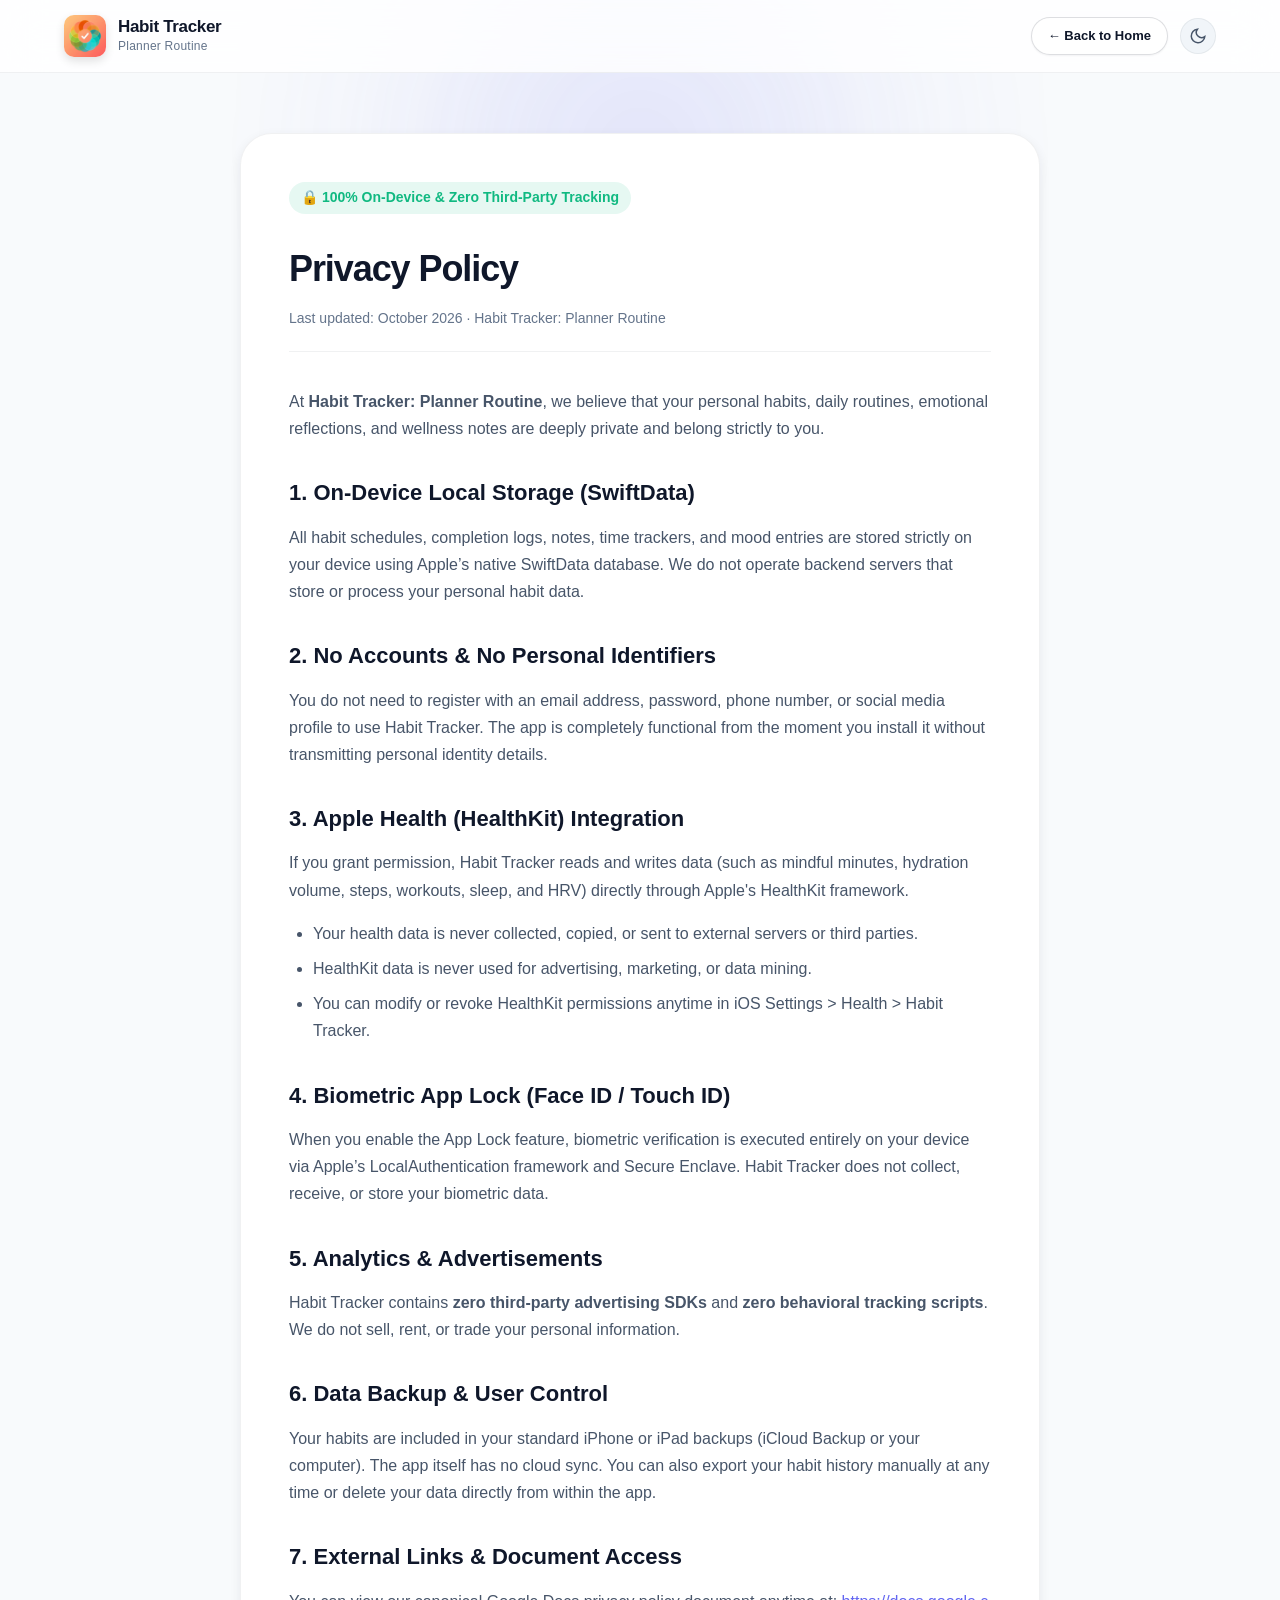
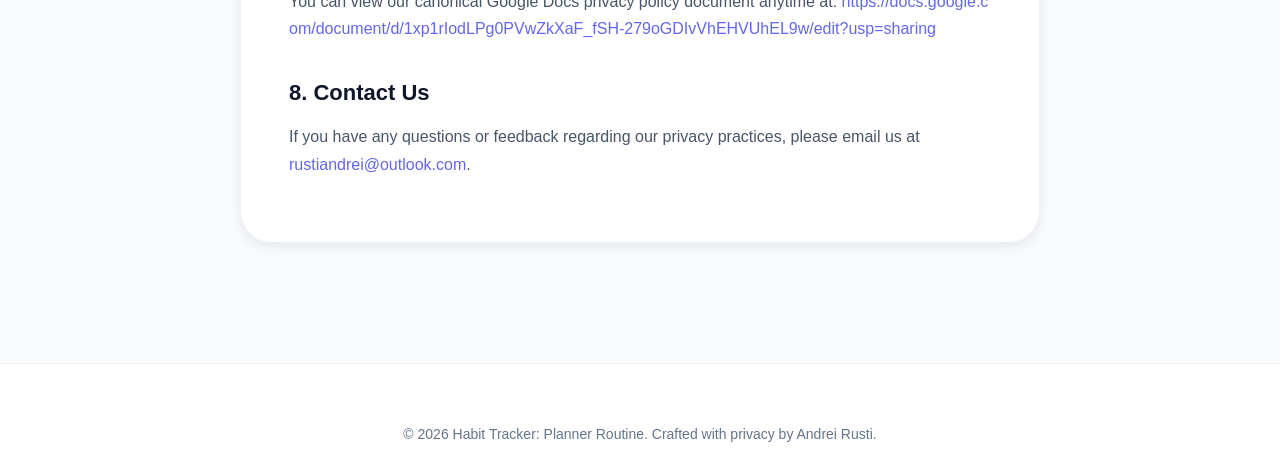
<file: privacy.html>
<!DOCTYPE html>
<html lang="en">
<head>
  <meta charset="UTF-8">
  <meta name="viewport" content="width=device-width, initial-scale=1.0">
  <title>Privacy Policy — Habit Tracker: Planner Routine</title>

  <!-- Prevent Theme Flash (FOUC) -->
  <script>
    (function() {
      try {
        var savedTheme = localStorage.getItem('ht_theme');
        var prefersDark = window.matchMedia && window.matchMedia('(prefers-color-scheme: dark)').matches;
        var theme = savedTheme || (prefersDark ? 'dark' : 'light');
        document.documentElement.setAttribute('data-theme', theme);
        var savedColor = localStorage.getItem('ht_color') || 'indigo';
        document.documentElement.setAttribute('data-theme-color', savedColor);
      } catch (e) {}
    })();
  </script>

  <meta name="description" content="Privacy Policy for Habit Tracker: Planner Routine. 100% on-device data storage, zero analytics, zero third-party tracking.">

  <link rel="icon" type="image/png" sizes="32x32" href="assets/icons/favicon-32.png">
  <link rel="apple-touch-icon" sizes="180x180" href="assets/icons/apple-touch-icon.png">
  <link rel="stylesheet" href="styles.css">

  <style>
    .legal-content {
      max-width: 800px;
      margin: 0 auto;
      padding: 60px 0;
    }
    .legal-card {
      background-color: var(--bg-surface);
      border: 1px solid var(--border-light);
      border-radius: var(--radius-xl);
      padding: 48px;
      box-shadow: var(--shadow-md);
      line-height: 1.7;
    }
    .legal-card h1 {
      font-size: 2.25rem;
      font-weight: 800;
      letter-spacing: -0.03em;
      margin-bottom: 8px;
    }
    .legal-meta {
      font-size: 0.875rem;
      color: var(--text-muted);
      margin-bottom: 36px;
      padding-bottom: 20px;
      border-bottom: 1px solid var(--border-light);
    }
    .legal-card h2 {
      font-size: 1.375rem;
      font-weight: 700;
      margin-top: 32px;
      margin-bottom: 12px;
      color: var(--text-primary);
    }
    .legal-card p, .legal-card ul {
      color: var(--text-secondary);
      margin-bottom: 16px;
      font-size: 1rem;
    }
    .legal-card ul {
      padding-left: 24px;
    }
    .legal-card li {
      margin-bottom: 8px;
    }
    .badge-highlight {
      display: inline-flex;
      align-items: center;
      gap: 6px;
      padding: 4px 12px;
      border-radius: var(--radius-full);
      background-color: rgba(16, 185, 129, 0.1);
      color: #10b981;
      font-size: 0.875rem;
      font-weight: 600;
      margin-bottom: 24px;
    }
  </style>
</head>
<body>

  <!-- Ambient Glow -->
  <div class="ambient-glow" aria-hidden="true">
    <div class="ambient-blob ambient-blob-1"></div>
  </div>

  <!-- Header -->
  <header class="site-header">
    <div class="container">
      <nav class="nav-wrap">
        <a href="index.html" class="brand-link">
          <img src="assets/icons/app-icon.png" alt="Habit Tracker Icon" class="brand-icon" width="42" height="42">
          <div class="brand-text">
            <span class="brand-name">Habit Tracker</span>
            <span class="brand-descriptor">Planner Routine</span>
          </div>
        </a>

        <div class="nav-actions">
          <a href="index.html" class="btn btn-secondary btn-sm">← Back to Home</a>
          <button id="themeToggle" class="icon-btn" aria-label="Toggle Theme">
            <svg class="moon-icon" width="18" height="18" viewBox="0 0 24 24" fill="none" stroke="currentColor" stroke-width="2">
              <path d="M21 12.79A9 9 0 1 1 11.21 3 7 7 0 0 0 21 12.79z"></path>
            </svg>
            <svg class="sun-icon" width="18" height="18" viewBox="0 0 24 24" fill="none" stroke="currentColor" stroke-width="2" style="display:none;">
              <circle cx="12" cy="12" r="5"></circle>
              <line x1="12" y1="1" x2="12" y2="3"></line>
              <line x1="12" y1="21" x2="12" y2="23"></line>
              <line x1="4.22" y1="4.22" x2="5.64" y2="5.64"></line>
              <line x1="18.36" y1="18.36" x2="19.78" y2="19.78"></line>
              <line x1="1" y1="12" x2="3" y2="12"></line>
              <line x1="21" y1="12" x2="23" y2="12"></line>
              <line x1="4.22" y1="19.78" x2="5.64" y2="18.36"></line>
              <line x1="18.36" y1="5.64" x2="19.78" y2="4.22"></line>
            </svg>
          </button>
        </div>
      </nav>
    </div>
  </header>

  <main class="container legal-content">
    <article class="legal-card">
      <div class="badge-highlight">
        <span>🔒 100% On-Device & Zero Third-Party Tracking</span>
      </div>
      <h1>Privacy Policy</h1>
      <div class="legal-meta">
        Last updated: October 2026 · Habit Tracker: Planner Routine
      </div>

      <p>
        At <strong>Habit Tracker: Planner Routine</strong>, we believe that your personal habits, daily routines, emotional reflections, and wellness notes are deeply private and belong strictly to you.
      </p>

      <h2>1. On-Device Local Storage (SwiftData)</h2>
      <p>
        All habit schedules, completion logs, notes, time trackers, and mood entries are stored strictly on your device using Apple’s native SwiftData database.
        We do not operate backend servers that store or process your personal habit data.
      </p>

      <h2>2. No Accounts & No Personal Identifiers</h2>
      <p>
        You do not need to register with an email address, password, phone number, or social media profile to use Habit Tracker.
        The app is completely functional from the moment you install it without transmitting personal identity details.
      </p>

      <h2>3. Apple Health (HealthKit) Integration</h2>
      <p>
        If you grant permission, Habit Tracker reads and writes data (such as mindful minutes, hydration volume, steps, workouts, sleep, and HRV) directly through Apple's HealthKit framework.
      </p>
      <ul>
        <li>Your health data is never collected, copied, or sent to external servers or third parties.</li>
        <li>HealthKit data is never used for advertising, marketing, or data mining.</li>
        <li>You can modify or revoke HealthKit permissions anytime in iOS Settings > Health > Habit Tracker.</li>
      </ul>

      <h2>4. Biometric App Lock (Face ID / Touch ID)</h2>
      <p>
        When you enable the App Lock feature, biometric verification is executed entirely on your device via Apple’s LocalAuthentication framework and Secure Enclave.
        Habit Tracker does not collect, receive, or store your biometric data.
      </p>

      <h2>5. Analytics & Advertisements</h2>
      <p>
        Habit Tracker contains <strong>zero third-party advertising SDKs</strong> and <strong>zero behavioral tracking scripts</strong>.
        We do not sell, rent, or trade your personal information.
      </p>

      <h2>6. Data Backup & User Control</h2>
      <p>
        Your habits are included in your standard iPhone or iPad backups (iCloud Backup or your computer). The app itself has no cloud sync.
        You can also export your habit history manually at any time or delete your data directly from within the app.
      </p>

      <h2>7. External Links & Document Access</h2>
      <p>
        You can view our canonical Google Docs privacy policy document anytime at:
        <a href="https://docs.google.com/document/d/1xp1rIodLPg0PVwZkXaF_fSH-279oGDIvVhEHVUhEL9w/edit?usp=sharing" target="_blank" rel="noopener noreferrer" style="color:var(--accent-primary); word-break: break-all;">
          https://docs.google.com/document/d/1xp1rIodLPg0PVwZkXaF_fSH-279oGDIvVhEHVUhEL9w/edit?usp=sharing
        </a>
      </p>

      <h2>8. Contact Us</h2>
      <p>
        If you have any questions or feedback regarding our privacy practices, please email us at
        <a href="mailto:rustiandrei@outlook.com" style="color:var(--accent-primary);">rustiandrei@outlook.com</a>.
      </p>
    </article>
  </main>

  <!-- Footer -->
  <footer class="site-footer">
    <div class="container" style="text-align:center;">
      <p>© 2026 Habit Tracker: Planner Routine. Crafted with privacy by Andrei Rusti.</p>
    </div>
  </footer>

  <script src="app.js"></script>
</body>
</html>
</file>
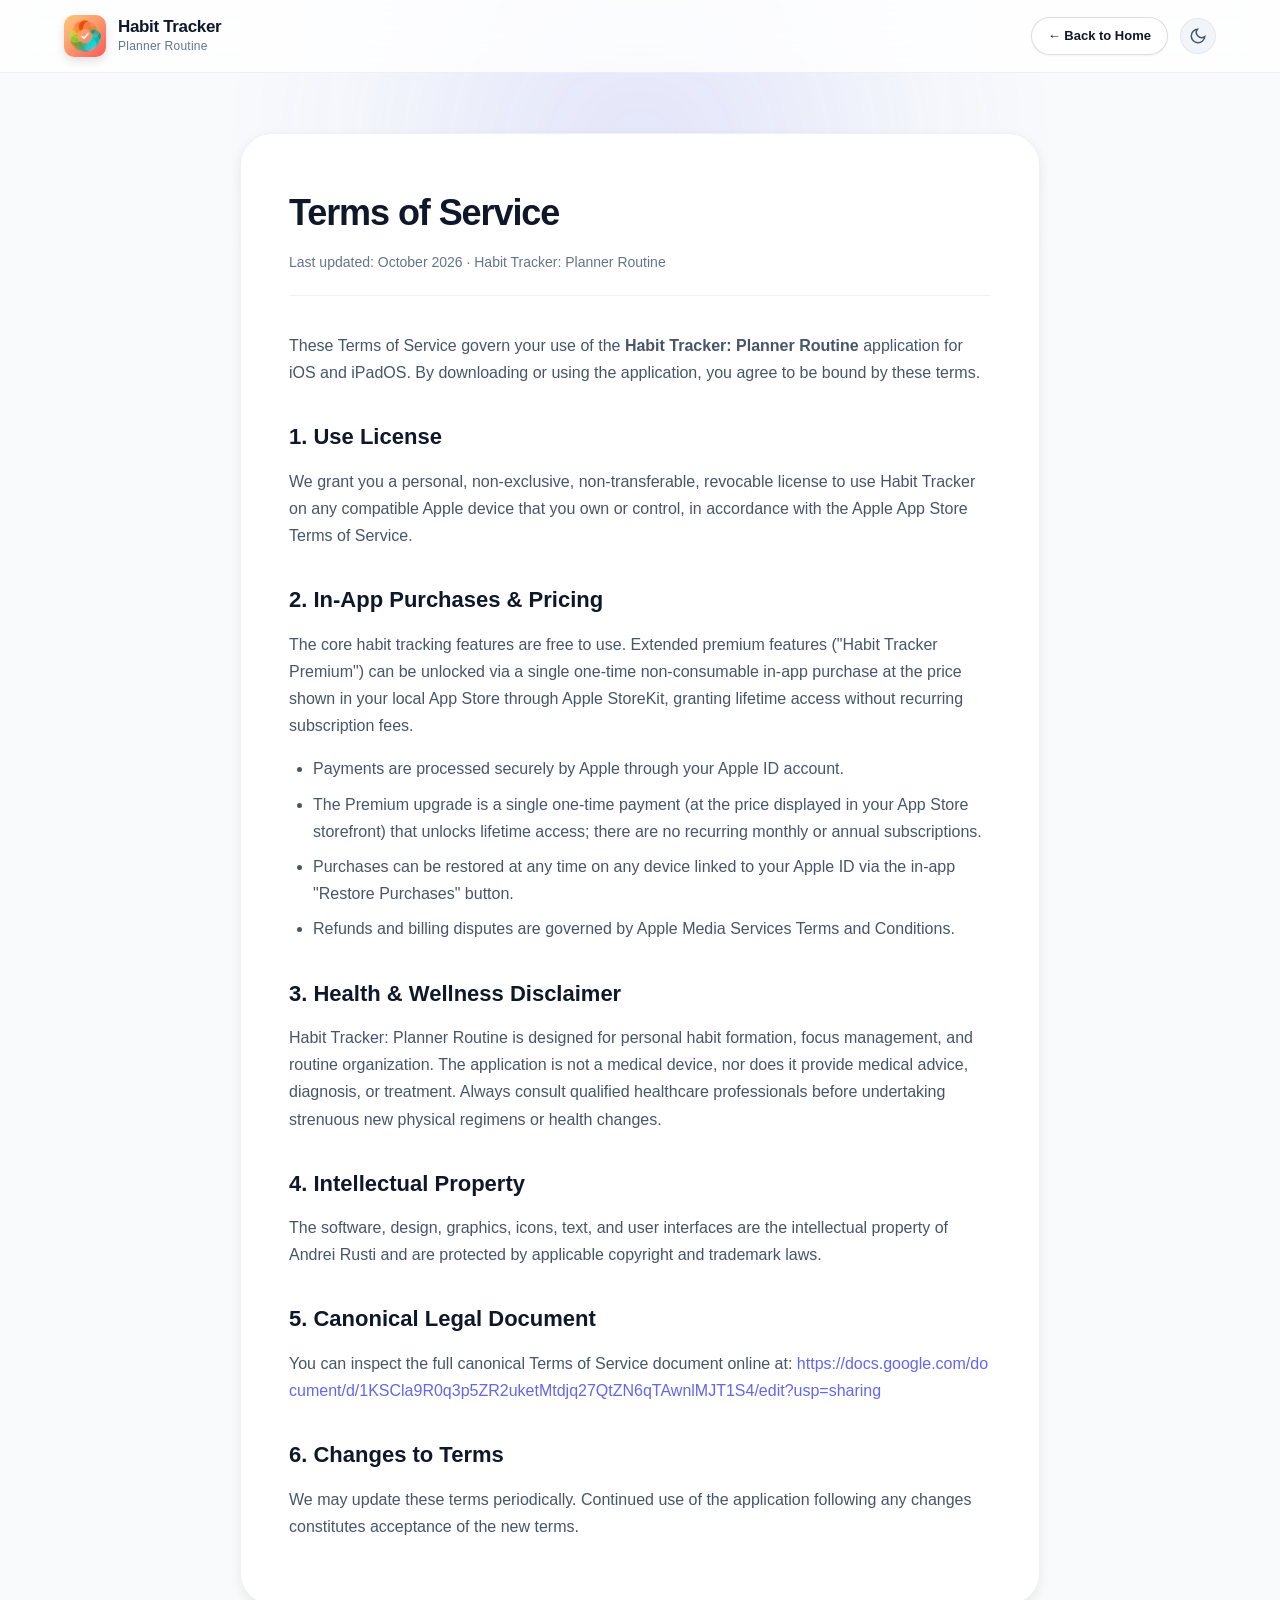
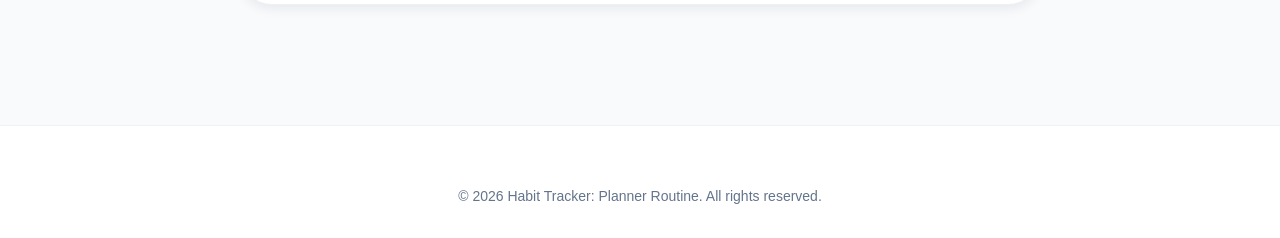
<file: terms.html>
<!DOCTYPE html>
<html lang="en">
<head>
  <meta charset="UTF-8">
  <meta name="viewport" content="width=device-width, initial-scale=1.0">
  <title>Terms of Service — Habit Tracker: Planner Routine</title>

  <!-- Prevent Theme Flash (FOUC) -->
  <script>
    (function() {
      try {
        var savedTheme = localStorage.getItem('ht_theme');
        var prefersDark = window.matchMedia && window.matchMedia('(prefers-color-scheme: dark)').matches;
        var theme = savedTheme || (prefersDark ? 'dark' : 'light');
        document.documentElement.setAttribute('data-theme', theme);
        var savedColor = localStorage.getItem('ht_color') || 'indigo';
        document.documentElement.setAttribute('data-theme-color', savedColor);
      } catch (e) {}
    })();
  </script>

  <meta name="description" content="Terms of Service for Habit Tracker: Planner Routine iOS App.">

  <link rel="icon" type="image/png" sizes="32x32" href="assets/icons/favicon-32.png">
  <link rel="apple-touch-icon" sizes="180x180" href="assets/icons/apple-touch-icon.png">
  <link rel="stylesheet" href="styles.css">

  <style>
    .legal-content {
      max-width: 800px;
      margin: 0 auto;
      padding: 60px 0;
    }
    .legal-card {
      background-color: var(--bg-surface);
      border: 1px solid var(--border-light);
      border-radius: var(--radius-xl);
      padding: 48px;
      box-shadow: var(--shadow-md);
      line-height: 1.7;
    }
    .legal-card h1 {
      font-size: 2.25rem;
      font-weight: 800;
      letter-spacing: -0.03em;
      margin-bottom: 8px;
    }
    .legal-meta {
      font-size: 0.875rem;
      color: var(--text-muted);
      margin-bottom: 36px;
      padding-bottom: 20px;
      border-bottom: 1px solid var(--border-light);
    }
    .legal-card h2 {
      font-size: 1.375rem;
      font-weight: 700;
      margin-top: 32px;
      margin-bottom: 12px;
      color: var(--text-primary);
    }
    .legal-card p, .legal-card ul {
      color: var(--text-secondary);
      margin-bottom: 16px;
      font-size: 1rem;
    }
    .legal-card ul {
      padding-left: 24px;
    }
    .legal-card li {
      margin-bottom: 8px;
    }
  </style>
</head>
<body>

  <!-- Ambient Glow -->
  <div class="ambient-glow" aria-hidden="true">
    <div class="ambient-blob ambient-blob-1"></div>
  </div>

  <!-- Header -->
  <header class="site-header">
    <div class="container">
      <nav class="nav-wrap">
        <a href="index.html" class="brand-link">
          <img src="assets/icons/app-icon.png" alt="Habit Tracker Icon" class="brand-icon" width="42" height="42">
          <div class="brand-text">
            <span class="brand-name">Habit Tracker</span>
            <span class="brand-descriptor">Planner Routine</span>
          </div>
        </a>

        <div class="nav-actions">
          <a href="index.html" class="btn btn-secondary btn-sm">← Back to Home</a>
          <button id="themeToggle" class="icon-btn" aria-label="Toggle Theme">
            <svg class="moon-icon" width="18" height="18" viewBox="0 0 24 24" fill="none" stroke="currentColor" stroke-width="2">
              <path d="M21 12.79A9 9 0 1 1 11.21 3 7 7 0 0 0 21 12.79z"></path>
            </svg>
            <svg class="sun-icon" width="18" height="18" viewBox="0 0 24 24" fill="none" stroke="currentColor" stroke-width="2" style="display:none;">
              <circle cx="12" cy="12" r="5"></circle>
              <line x1="12" y1="1" x2="12" y2="3"></line>
              <line x1="12" y1="21" x2="12" y2="23"></line>
              <line x1="4.22" y1="4.22" x2="5.64" y2="5.64"></line>
              <line x1="18.36" y1="18.36" x2="19.78" y2="19.78"></line>
              <line x1="1" y1="12" x2="3" y2="12"></line>
              <line x1="21" y1="12" x2="23" y2="12"></line>
              <line x1="4.22" y1="19.78" x2="5.64" y2="18.36"></line>
              <line x1="18.36" y1="5.64" x2="19.78" y2="4.22"></line>
            </svg>
          </button>
        </div>
      </nav>
    </div>
  </header>

  <main class="container legal-content">
    <article class="legal-card">
      <h1>Terms of Service</h1>
      <div class="legal-meta">
        Last updated: October 2026 · Habit Tracker: Planner Routine
      </div>

      <p>
        These Terms of Service govern your use of the <strong>Habit Tracker: Planner Routine</strong> application for iOS and iPadOS.
        By downloading or using the application, you agree to be bound by these terms.
      </p>

      <h2>1. Use License</h2>
      <p>
        We grant you a personal, non-exclusive, non-transferable, revocable license to use Habit Tracker on any compatible Apple device that you own or control, in accordance with the Apple App Store Terms of Service.
      </p>

      <h2>2. In-App Purchases & Pricing</h2>
      <p>
        The core habit tracking features are free to use. Extended premium features ("Habit Tracker Premium") can be unlocked via a single one-time non-consumable in-app purchase at the price shown in your local App Store through Apple StoreKit, granting lifetime access without recurring subscription fees.
      </p>
      <ul>
        <li>Payments are processed securely by Apple through your Apple ID account.</li>
        <li>The Premium upgrade is a single one-time payment (at the price displayed in your App Store storefront) that unlocks lifetime access; there are no recurring monthly or annual subscriptions.</li>
        <li>Purchases can be restored at any time on any device linked to your Apple ID via the in-app "Restore Purchases" button.</li>
        <li>Refunds and billing disputes are governed by Apple Media Services Terms and Conditions.</li>
      </ul>

      <h2>3. Health & Wellness Disclaimer</h2>
      <p>
        Habit Tracker: Planner Routine is designed for personal habit formation, focus management, and routine organization.
        The application is not a medical device, nor does it provide medical advice, diagnosis, or treatment. Always consult qualified healthcare professionals before undertaking strenuous new physical regimens or health changes.
      </p>

      <h2>4. Intellectual Property</h2>
      <p>
        The software, design, graphics, icons, text, and user interfaces are the intellectual property of Andrei Rusti and are protected by applicable copyright and trademark laws.
      </p>

      <h2>5. Canonical Legal Document</h2>
      <p>
        You can inspect the full canonical Terms of Service document online at:
        <a href="https://docs.google.com/document/d/1KSCla9R0q3p5ZR2uketMtdjq27QtZN6qTAwnlMJT1S4/edit?usp=sharing" target="_blank" rel="noopener noreferrer" style="color:var(--accent-primary); word-break: break-all;">
          https://docs.google.com/document/d/1KSCla9R0q3p5ZR2uketMtdjq27QtZN6qTAwnlMJT1S4/edit?usp=sharing
        </a>
      </p>

      <h2>6. Changes to Terms</h2>
      <p>
        We may update these terms periodically. Continued use of the application following any changes constitutes acceptance of the new terms.
      </p>
    </article>
  </main>

  <footer class="site-footer">
    <div class="container" style="text-align:center;">
      <p>© 2026 Habit Tracker: Planner Routine. All rights reserved.</p>
    </div>
  </footer>

  <script src="app.js"></script>
</body>
</html>
</file>
<file: styles.css>
/* ==========================================================================
   Habit Tracker: Planner Routine — Website Stylesheet
   Designed with Apple Human Interface & Modern SaaS Aesthetics
   ========================================================================== */

:root {
  /* Default Color Palette: Indigo / Violet (Matches Classic Theme) */
  --accent-primary: #6366f1;
  --accent-primary-hover: #4f46e5;
  --accent-secondary: #a855f7;
  --accent-gradient: linear-gradient(135deg, #6366f1 0%, #a855f7 50%, #ec4899 100%);
  --accent-glow: rgba(99, 102, 241, 0.28);
  --accent-ring: rgba(99, 102, 241, 0.15);
  --accent-tint: rgba(99, 102, 241, 0.08);

  /* Semantic UI Colors */
  --color-success: #10b981;
  --color-warning: #f59e0b;
  --color-danger: #ef4444;
  --color-info: #0ea5e9;

  /* Typography */
  --font-sans: -apple-system, BlinkMacSystemFont, "SF Pro Display", "SF Pro Text", "Segoe UI", Roboto, Helvetica, Arial, sans-serif;
  --font-mono: "SF Mono", Menlo, Monaco, Consolas, monospace;

  /* Spacing & Layout */
  --container-max: 1200px;
  --radius-sm: 8px;
  --radius-md: 14px;
  --radius-lg: 22px;
  --radius-xl: 32px;
  --radius-full: 9999px;

  /* Smooth Transitions */
  --ease-spring: cubic-bezier(0.16, 1, 0.3, 1);
  --ease-smooth: cubic-bezier(0.4, 0, 0.2, 1);
  --transition-fast: 0.18s var(--ease-smooth);
  --transition-normal: 0.3s var(--ease-smooth);
  --transition-slow: 0.5s var(--ease-spring);
}

/* --------------------------------------------------------------------------
   Theme Presets (Accent Color Variations matching In-App Icons)
   -------------------------------------------------------------------------- */
[data-theme-color="solar"] {
  --accent-primary: #ec5d83;
  --accent-primary-hover: #db2777;
  --accent-secondary: #f97316;
  --accent-gradient: linear-gradient(135deg, #ec5d83 0%, #f97316 60%, #eab308 100%);
  --accent-glow: rgba(236, 93, 131, 0.3);
  --accent-ring: rgba(236, 93, 131, 0.15);
  --accent-tint: rgba(236, 93, 131, 0.08);
}

[data-theme-color="ocean"] {
  --accent-primary: #0ea5e9;
  --accent-primary-hover: #0284c7;
  --accent-secondary: #14b8a6;
  --accent-gradient: linear-gradient(135deg, #0ea5e9 0%, #14b8a6 60%, #10b981 100%);
  --accent-glow: rgba(14, 165, 233, 0.3);
  --accent-ring: rgba(14, 165, 233, 0.15);
  --accent-tint: rgba(14, 165, 233, 0.08);
}

[data-theme-color="mint"] {
  --accent-primary: #10b981;
  --accent-primary-hover: #059669;
  --accent-secondary: #06b6d4;
  --accent-gradient: linear-gradient(135deg, #10b981 0%, #06b6d4 60%, #3b82f6 100%);
  --accent-glow: rgba(16, 185, 129, 0.3);
  --accent-ring: rgba(16, 185, 129, 0.15);
  --accent-tint: rgba(16, 185, 129, 0.08);
}

[data-theme-color="plum"] {
  --accent-primary: #9333ea;
  --accent-primary-hover: #7e22ce;
  --accent-secondary: #db2777;
  --accent-gradient: linear-gradient(135deg, #9333ea 0%, #db2777 60%, #f43f5e 100%);
  --accent-glow: rgba(147, 51, 234, 0.3);
  --accent-ring: rgba(147, 51, 234, 0.15);
  --accent-tint: rgba(147, 51, 234, 0.08);
}

[data-theme-color="slate"] {
  --accent-primary: #64748b;
  --accent-primary-hover: #475569;
  --accent-secondary: #3b82f6;
  --accent-gradient: linear-gradient(135deg, #64748b 0%, #334155 60%, #1e293b 100%);
  --accent-glow: rgba(100, 116, 139, 0.3);
  --accent-ring: rgba(100, 116, 139, 0.15);
  --accent-tint: rgba(100, 116, 139, 0.08);
}

/* --------------------------------------------------------------------------
   Light Theme (Default / Root)
   -------------------------------------------------------------------------- */
[data-theme="light"],
:root:not([data-theme="dark"]) {
  --bg-canvas: #f8fafc;
  --bg-surface: #ffffff;
  --bg-surface-elevated: #ffffff;
  --bg-subtle: #f1f5f9;
  --bg-muted: #e2e8f0;
  --bg-glass: rgba(255, 255, 255, 0.82);
  --bg-glass-card: rgba(255, 255, 255, 0.7);

  --text-primary: #0f172a;
  --text-secondary: #475569;
  --text-muted: #64748b;
  --text-tertiary: #94a3b8;
  --text-inverse: #ffffff;

  --border-light: rgba(15, 23, 42, 0.06);
  --border-subtle: rgba(15, 23, 42, 0.09);
  --border-medium: rgba(15, 23, 42, 0.14);
  --border-highlight: rgba(255, 255, 255, 0.8);

  --shadow-sm: 0 1px 2px rgba(15, 23, 42, 0.05);
  --shadow-md: 0 4px 12px rgba(15, 23, 42, 0.07);
  --shadow-lg: 0 12px 30px rgba(15, 23, 42, 0.09), 0 4px 12px rgba(15, 23, 42, 0.04);
  --shadow-xl: 0 24px 50px -12px rgba(15, 23, 42, 0.14), 0 8px 24px -4px rgba(15, 23, 42, 0.06);
  --shadow-device: 0 35px 70px -15px rgba(15, 23, 42, 0.22), 0 0 0 1px rgba(15, 23, 42, 0.08);

  --ambient-blur-1: rgba(99, 102, 241, 0.12);
  --ambient-blur-2: rgba(236, 72, 153, 0.09);
  --ambient-blur-3: rgba(20, 184, 166, 0.08);

  --device-bezel: #1e2430;
  --device-rim: #d1d5db;
  --device-inner: #0b0d13;
}

/* --------------------------------------------------------------------------
   Dark Theme (Enabled via [data-theme="dark"] or auto media query)
   -------------------------------------------------------------------------- */
[data-theme="dark"] {
  --bg-canvas: #090b10;
  --bg-surface: #10131c;
  --bg-surface-elevated: #161a26;
  --bg-subtle: #1a1f2e;
  --bg-muted: #242b3d;
  --bg-glass: rgba(14, 17, 25, 0.82);
  --bg-glass-card: rgba(20, 24, 36, 0.75);

  --text-primary: #f8fafc;
  --text-secondary: #cbd5e1;
  --text-muted: #94a3b8;
  --text-tertiary: #64748b;
  --text-inverse: #0f172a;

  --border-light: rgba(255, 255, 255, 0.06);
  --border-subtle: rgba(255, 255, 255, 0.1);
  --border-medium: rgba(255, 255, 255, 0.16);
  --border-highlight: rgba(255, 255, 255, 0.18);

  --shadow-sm: 0 1px 2px rgba(0, 0, 0, 0.3);
  --shadow-md: 0 4px 12px rgba(0, 0, 0, 0.4);
  --shadow-lg: 0 12px 30px rgba(0, 0, 0, 0.5), 0 4px 12px rgba(0, 0, 0, 0.3);
  --shadow-xl: 0 25px 60px -12px rgba(0, 0, 0, 0.7);
  --shadow-device: 0 40px 90px -20px rgba(0, 0, 0, 0.8), 0 0 0 1px rgba(255, 255, 255, 0.14);

  --ambient-blur-1: rgba(99, 102, 241, 0.18);
  --ambient-blur-2: rgba(236, 72, 153, 0.12);
  --ambient-blur-3: rgba(20, 184, 166, 0.1);

  --device-bezel: #12141a;
  --device-rim: #333846;
  --device-inner: #000000;
}

/* --------------------------------------------------------------------------
   Base & Reset
   -------------------------------------------------------------------------- */
*, *::before, *::after {
  box-sizing: border-box;
  margin: 0;
  padding: 0;
}

html {
  font-size: 16px;
  scroll-behavior: smooth;
  -webkit-font-smoothing: antialiased;
  -moz-osx-font-smoothing: grayscale;
  text-rendering: optimizeLegibility;
}

body {
  font-family: var(--font-sans);
  background-color: var(--bg-canvas);
  color: var(--text-primary);
  line-height: 1.55;
  overflow-x: hidden;
  transition: background-color var(--transition-normal), color var(--transition-normal);
  position: relative;
}

img, svg {
  display: block;
  max-width: 100%;
}

a {
  color: inherit;
  text-decoration: none;
  transition: color var(--transition-fast);
}

button {
  font-family: inherit;
  cursor: pointer;
  border: none;
  background: none;
  color: inherit;
}

/* --------------------------------------------------------------------------
   Ambient Backdrop Glow (Apple Mesh Gradient)
   -------------------------------------------------------------------------- */
.ambient-glow {
  position: absolute;
  top: 0;
  left: 0;
  right: 0;
  height: 1200px;
  overflow: hidden;
  pointer-events: none;
  z-index: 0;
}

.ambient-blob {
  position: absolute;
  border-radius: 50%;
  filter: blur(120px);
  opacity: 0.85;
  animation: floatAmbient 18s ease-in-out infinite alternate;
  will-change: transform;
}

.ambient-blob-1 {
  width: 600px;
  height: 600px;
  top: -150px;
  left: 50%;
  transform: translateX(-50%);
  background: radial-gradient(circle, var(--accent-glow) 0%, transparent 70%);
}

.ambient-blob-2 {
  width: 500px;
  height: 500px;
  top: 180px;
  left: 10%;
  background: radial-gradient(circle, var(--ambient-blur-2) 0%, transparent 70%);
  animation-duration: 22s;
  animation-delay: -5s;
}

.ambient-blob-3 {
  width: 550px;
  height: 550px;
  top: 240px;
  right: 10%;
  background: radial-gradient(circle, var(--ambient-blur-3) 0%, transparent 70%);
  animation-duration: 25s;
  animation-delay: -10s;
}

@keyframes floatAmbient {
  0% { transform: translateY(0) scale(1); }
  50% { transform: translateY(30px) scale(1.08); }
  100% { transform: translateY(-20px) scale(0.96); }
}

/* --------------------------------------------------------------------------
   Layout & Container
   -------------------------------------------------------------------------- */
.container {
  width: 100%;
  max-width: var(--container-max);
  margin-left: auto;
  margin-right: auto;
  padding-left: 24px;
  padding-right: 24px;
  position: relative;
  z-index: 1;
}

.section {
  padding-top: 100px;
  padding-bottom: 100px;
  position: relative;
}

.section-header {
  text-align: center;
  max-width: 760px;
  margin: 0 auto 60px auto;
}

.section-tag {
  display: inline-flex;
  align-items: center;
  gap: 8px;
  padding: 6px 14px;
  border-radius: var(--radius-full);
  background-color: var(--accent-tint);
  border: 1px solid var(--accent-ring);
  color: var(--accent-primary);
  font-size: 0.8125rem;
  font-weight: 600;
  text-transform: uppercase;
  letter-spacing: 0.06em;
  margin-bottom: 16px;
}

.section-title {
  font-size: clamp(2rem, 4vw, 3rem);
  font-weight: 800;
  letter-spacing: -0.03em;
  line-height: 1.15;
  color: var(--text-primary);
  margin-bottom: 18px;
}

.section-desc {
  font-size: 1.125rem;
  line-height: 1.6;
  color: var(--text-secondary);
}

/* --------------------------------------------------------------------------
   Header & Navigation
   -------------------------------------------------------------------------- */
.site-header {
  position: sticky;
  top: 0;
  z-index: 100;
  backdrop-filter: blur(20px);
  -webkit-backdrop-filter: blur(20px);
  background-color: var(--bg-glass);
  border-bottom: 1px solid var(--border-light);
  transition: all var(--transition-normal);
}

.site-header.scrolled {
  box-shadow: var(--shadow-md);
  border-bottom-color: var(--border-medium);
}

.nav-wrap {
  display: flex;
  align-items: center;
  justify-content: space-between;
  height: 72px;
  transition: height var(--transition-normal);
}

.site-header.scrolled .nav-wrap {
  height: 62px;
}

.brand-link {
  display: flex;
  align-items: center;
  gap: 12px;
}

.brand-icon {
  width: 42px;
  height: 42px;
  border-radius: 10px;
  box-shadow: 0 4px 10px rgba(0, 0, 0, 0.12);
  transition: transform var(--transition-fast);
}

.brand-link:hover .brand-icon {
  transform: scale(1.04);
}

.brand-text {
  display: flex;
  flex-direction: column;
  white-space: nowrap;
}

.brand-name {
  font-size: 1.0625rem;
  font-weight: 700;
  letter-spacing: -0.02em;
  color: var(--text-primary);
  line-height: 1.2;
}

.brand-descriptor {
  font-size: 0.75rem;
  color: var(--text-muted);
  font-weight: 500;
  letter-spacing: 0.02em;
}

.nav-links {
  display: flex;
  align-items: center;
  gap: 32px;
  list-style: none;
}

.nav-links a {
  font-size: 0.9375rem;
  font-weight: 500;
  color: var(--text-secondary);
  position: relative;
  padding: 6px 0;
}

.nav-links a:hover {
  color: var(--text-primary);
}

.nav-links a::after {
  content: "";
  position: absolute;
  bottom: 0;
  left: 0;
  width: 0%;
  height: 2px;
  background-color: var(--accent-primary);
  transition: width var(--transition-fast);
  border-radius: 2px;
}

.nav-links a:hover::after {
  width: 100%;
}

.nav-actions {
  display: flex;
  align-items: center;
  gap: 12px;
}

/* Palette & Mode Controls */
.theme-picker {
  display: flex;
  align-items: center;
  gap: 6px;
  padding: 4px;
  background-color: var(--bg-subtle);
  border: 1px solid var(--border-light);
  border-radius: var(--radius-full);
}

.color-dot {
  width: 18px;
  height: 18px;
  border-radius: 50%;
  border: 2px solid transparent;
  transition: transform var(--transition-fast), border-color var(--transition-fast);
  position: relative;
}

.color-dot[data-color="indigo"] { background: #6366f1; }
.color-dot[data-color="solar"] { background: #ec5d83; }
.color-dot[data-color="ocean"] { background: #0ea5e9; }
.color-dot[data-color="mint"] { background: #10b981; }
.color-dot[data-color="plum"] { background: #9333ea; }
.color-dot[data-color="slate"] { background: #64748b; }

.color-dot:hover {
  transform: scale(1.18);
}

.color-dot.active {
  border-color: var(--text-primary);
  transform: scale(1.12);
}

.icon-btn {
  width: 36px;
  height: 36px;
  display: inline-flex;
  align-items: center;
  justify-content: center;
  border-radius: 50%;
  background-color: var(--bg-subtle);
  border: 1px solid var(--border-light);
  color: var(--text-secondary);
  transition: all var(--transition-fast);
}

.icon-btn:hover {
  color: var(--text-primary);
  background-color: var(--bg-muted);
}

.mobile-menu-btn {
  display: none;
  width: 40px;
  height: 40px;
  border-radius: 10px;
  background-color: var(--bg-subtle);
  border: 1px solid var(--border-light);
  color: var(--text-primary);
  align-items: center;
  justify-content: center;
  flex-direction: column;
  gap: 5px;
  padding: 8px;
  transition: all var(--transition-fast);
  z-index: 110;
}

.mobile-menu-btn span {
  display: block;
  width: 20px;
  height: 2px;
  background-color: currentColor;
  border-radius: 2px;
  transition: all 0.25s ease;
}

.mobile-menu-btn.open span:nth-child(1) {
  transform: translateY(7px) rotate(45deg);
}

.mobile-menu-btn.open span:nth-child(2) {
  opacity: 0;
  transform: scaleX(0);
}

.mobile-menu-btn.open span:nth-child(3) {
  transform: translateY(-7px) rotate(-45deg);
}

/* Mobile Navigation Drawer */
.mobile-nav-drawer {
  position: fixed;
  top: 72px;
  left: 0;
  right: 0;
  background-color: var(--bg-glass);
  backdrop-filter: blur(25px);
  -webkit-backdrop-filter: blur(25px);
  border-bottom: 1px solid var(--border-medium);
  box-shadow: var(--shadow-xl);
  padding: 24px;
  display: flex;
  flex-direction: column;
  gap: 20px;
  transform: translateY(-110%);
  opacity: 0;
  visibility: hidden;
  transition: transform 0.3s var(--ease-spring), opacity 0.3s ease, visibility 0.3s ease;
  z-index: 99;
}

.mobile-nav-drawer.open {
  transform: translateY(0);
  opacity: 1;
  visibility: visible;
}

.mobile-nav-links {
  list-style: none;
  display: flex;
  flex-direction: column;
  gap: 12px;
}

.mobile-nav-links a {
  font-size: 1.0625rem;
  font-weight: 600;
  color: var(--text-primary);
  display: block;
  padding: 8px 0;
  border-bottom: 1px solid var(--border-light);
}

.mobile-drawer-bottom {
  display: flex;
  flex-direction: column;
  gap: 16px;
  padding-top: 8px;
}

/* --------------------------------------------------------------------------
   Buttons & Badges
   -------------------------------------------------------------------------- */
.btn {
  display: inline-flex;
  align-items: center;
  justify-content: center;
  gap: 10px;
  padding: 12px 24px;
  border-radius: var(--radius-full);
  font-size: 0.9375rem;
  font-weight: 600;
  transition: all var(--transition-fast);
  white-space: nowrap;
}

.btn svg {
  flex-shrink: 0;
}

.btn-primary {
  background: var(--accent-gradient);
  color: #ffffff !important;
  box-shadow: 0 6px 20px var(--accent-glow);
}

.btn-primary:hover {
  transform: translateY(-2px);
  box-shadow: 0 10px 28px var(--accent-glow);
}

.btn-primary:active {
  transform: translateY(0);
}

.btn-secondary {
  background-color: var(--bg-surface);
  color: var(--text-primary);
  border: 1px solid var(--border-medium);
  box-shadow: var(--shadow-sm);
}

.btn-secondary:hover {
  background-color: var(--bg-subtle);
  border-color: var(--accent-primary);
  color: var(--accent-primary);
  transform: translateY(-2px);
}

.btn-apple {
  background: #000000;
  color: #ffffff !important;
  border: 1px solid rgba(255, 255, 255, 0.2);
  box-shadow: var(--shadow-md);
  padding: 10px 22px;
}

[data-theme="dark"] .btn-apple {
  background: #ffffff;
  color: #000000 !important;
}

.btn-apple:hover {
  transform: translateY(-2px);
  box-shadow: var(--shadow-lg);
}

.btn-apple svg {
  width: 20px;
  height: 20px;
  fill: currentColor;
}

.btn-sm {
  padding: 8px 16px;
  font-size: 0.8125rem;
}

.btn-lg {
  padding: 16px 32px;
  font-size: 1.0625rem;
}

/* --------------------------------------------------------------------------
   Hero Section
   -------------------------------------------------------------------------- */
.hero-section {
  padding-top: 60px;
  padding-bottom: 90px;
  text-align: center;
  position: relative;
  z-index: 2;
}

.hero-pill {
  display: inline-flex;
  align-items: center;
  gap: 10px;
  padding: 6px 18px;
  border-radius: var(--radius-full);
  background-color: var(--bg-glass-card);
  border: 1px solid var(--border-subtle);
  box-shadow: var(--shadow-sm);
  margin-bottom: 24px;
  font-size: 0.875rem;
  font-weight: 500;
  color: var(--text-secondary);
  backdrop-filter: blur(10px);
}

.hero-pill-badge {
  background: var(--accent-gradient);
  color: #ffffff;
  font-size: 0.75rem;
  font-weight: 700;
  padding: 2px 8px;
  border-radius: 999px;
  letter-spacing: 0.02em;
  white-space: nowrap;
}

.hero-title {
  font-size: clamp(2.5rem, 6vw, 4.5rem);
  font-weight: 800;
  letter-spacing: -0.04em;
  line-height: 1.08;
  color: var(--text-primary);
  margin-bottom: 22px;
  max-width: 920px;
  margin-left: auto;
  margin-right: auto;
}

.gradient-text {
  background: var(--accent-gradient);
  -webkit-background-clip: text;
  -webkit-text-fill-color: transparent;
  background-clip: text;
  display: inline-block;
}

.hero-subhead {
  font-size: clamp(1.125rem, 2vw, 1.3125rem);
  line-height: 1.6;
  color: var(--text-secondary);
  max-width: 720px;
  margin: 0 auto 36px auto;
  font-weight: 400;
}

.hero-actions {
  display: flex;
  align-items: center;
  justify-content: center;
  gap: 16px;
  margin-bottom: 24px;
  flex-wrap: wrap;
}

.hero-pricing-badge {
  display: flex;
  align-items: center;
  justify-content: center;
  gap: 10px;
  font-size: 0.875rem;
  color: var(--text-secondary);
  margin-bottom: 28px;
  flex-wrap: wrap;
}

.hero-pricing-badge strong {
  color: var(--text-primary);
  font-weight: 700;
}

.price-highlight {
  display: inline-flex;
  align-items: center;
  gap: 6px;
  background-color: var(--bg-subtle);
  border: 1px solid var(--border-medium);
  padding: 4px 12px;
  border-radius: var(--radius-full);
  color: var(--accent-primary);
  font-weight: 700;
  box-shadow: var(--shadow-sm);
}

.dot-divider {
  color: var(--text-muted);
}

.hero-proof {
  display: flex;
  align-items: center;
  justify-content: center;
  gap: 24px;
  font-size: 0.875rem;
  color: var(--text-muted);
  flex-wrap: wrap;
  margin-bottom: 60px;
}

.proof-item {
  display: flex;
  align-items: center;
  gap: 6px;
}

.stars {
  color: #f59e0b;
}

/* --------------------------------------------------------------------------
   Hero Device Showcase & Floating Cards
   -------------------------------------------------------------------------- */
.hero-showcase {
  position: relative;
  max-width: 900px;
  margin: 0 auto;
  padding: 20px 0 0 0;
}

.hero-device-wrapper {
  position: relative;
  display: inline-block;
  perspective: 1200px;
}

/* iPhone Frame Mockup */
.iphone-frame {
  width: 320px;
  max-width: 90vw;
  background: var(--device-inner);
  border-radius: 54px;
  padding: 12px;
  box-shadow: var(--shadow-device);
  border: 4px solid var(--device-rim);
  position: relative;
  margin: 0 auto;
  transition: transform var(--transition-slow);
}

.hero-device-wrapper:hover .iphone-frame {
  transform: translateY(-6px) rotateX(2deg);
}

.iphone-screen {
  position: relative;
  width: 100%;
  aspect-ratio: 1320 / 2868;
  border-radius: 44px;
  overflow: hidden;
  background-color: #000000;
}

.iphone-screen img {
  width: 100%;
  height: 100%;
  object-fit: cover;
  display: block;
}

/* Dynamic Island */
.iphone-dynamic-island {
  position: absolute;
  top: 10px;
  left: 50%;
  transform: translateX(-50%);
  width: 96px;
  height: 28px;
  background-color: #000000;
  border-radius: 20px;
  z-index: 10;
  display: flex;
  align-items: center;
  justify-content: space-between;
  padding: 0 10px;
}

.island-camera {
  width: 10px;
  height: 10px;
  background-color: #1a1a1a;
  border-radius: 50%;
}

.island-sensor {
  width: 8px;
  height: 8px;
  background-color: #111111;
  border-radius: 50%;
}

/* Glass Floating Cards */
.floating-card {
  position: absolute;
  z-index: 15;
  background-color: var(--bg-glass-card);
  backdrop-filter: blur(20px);
  -webkit-backdrop-filter: blur(20px);
  border: 1px solid var(--border-subtle);
  border-radius: var(--radius-md);
  padding: 14px 18px;
  box-shadow: var(--shadow-lg);
  display: flex;
  align-items: center;
  gap: 14px;
  text-align: left;
  transition: transform var(--transition-normal), box-shadow var(--transition-normal);
  animation: floatCard 6s ease-in-out infinite alternate;
}

.floating-card:hover {
  transform: scale(1.05) translateY(-4px) !important;
  box-shadow: var(--shadow-xl);
}

.floating-card-left {
  left: -80px;
  top: 25%;
  animation-delay: -2s;
  max-width: 260px;
}

.floating-card-right {
  right: -80px;
  top: 45%;
  animation-delay: -4s;
  max-width: 270px;
}

.floating-card-bottom {
  left: -40px;
  bottom: 12%;
  animation-delay: -1s;
  max-width: 250px;
}

@keyframes floatCard {
  0% { transform: translateY(0); }
  100% { transform: translateY(-12px); }
}

.card-icon-bubble {
  width: 42px;
  height: 42px;
  border-radius: 12px;
  display: flex;
  align-items: center;
  justify-content: center;
  font-size: 1.25rem;
  background: var(--accent-tint);
  border: 1px solid var(--accent-ring);
  color: var(--accent-primary);
  flex-shrink: 0;
}

.card-content {
  display: flex;
  flex-direction: column;
}

.card-title {
  font-size: 0.875rem;
  font-weight: 700;
  color: var(--text-primary);
  line-height: 1.25;
}

.card-subtext {
  font-size: 0.75rem;
  color: var(--text-muted);
  line-height: 1.3;
}

/* --------------------------------------------------------------------------
   App Interactive Showcase (Tabbed Screen Switcher)
   -------------------------------------------------------------------------- */
.showcase-tabs {
  display: flex;
  align-items: center;
  justify-content: center;
  gap: 8px;
  flex-wrap: wrap;
  margin-bottom: 50px;
}

.tab-btn {
  display: inline-flex;
  align-items: center;
  gap: 8px;
  padding: 10px 20px;
  border-radius: var(--radius-full);
  background-color: var(--bg-surface);
  border: 1px solid var(--border-light);
  color: var(--text-secondary);
  font-size: 0.9375rem;
  font-weight: 600;
  transition: all var(--transition-fast);
}

.tab-btn:hover {
  background-color: var(--bg-subtle);
  color: var(--text-primary);
}

.tab-btn.active {
  background: var(--accent-primary);
  color: #ffffff;
  border-color: transparent;
  box-shadow: 0 4px 14px var(--accent-glow);
}

.showcase-grid {
  display: grid;
  grid-template-columns: 1fr 1.2fr;
  gap: 60px;
  align-items: center;
  background-color: var(--bg-surface);
  border: 1px solid var(--border-light);
  border-radius: var(--radius-xl);
  padding: 60px;
  box-shadow: var(--shadow-lg);
}

.showcase-info {
  display: flex;
  flex-direction: column;
  gap: 20px;
  text-align: left;
}

.showcase-tag {
  display: inline-flex;
  align-items: center;
  gap: 6px;
  font-size: 0.8125rem;
  font-weight: 700;
  color: var(--accent-primary);
  text-transform: uppercase;
  letter-spacing: 0.05em;
}

.showcase-heading {
  font-size: clamp(1.75rem, 3vw, 2.5rem);
  font-weight: 800;
  letter-spacing: -0.03em;
  line-height: 1.2;
}

.showcase-text {
  font-size: 1.0625rem;
  color: var(--text-secondary);
  line-height: 1.6;
}

.showcase-features-list {
  list-style: none;
  display: flex;
  flex-direction: column;
  gap: 12px;
  margin-top: 10px;
}

.showcase-feature-item {
  display: flex;
  align-items: flex-start;
  gap: 12px;
  font-size: 0.9375rem;
  color: var(--text-primary);
}

.feature-check {
  width: 22px;
  height: 22px;
  border-radius: 50%;
  background: var(--accent-tint);
  border: 1px solid var(--accent-ring);
  color: var(--accent-primary);
  display: flex;
  align-items: center;
  justify-content: center;
  flex-shrink: 0;
  margin-top: 2px;
  font-size: 0.75rem;
}

.showcase-visual {
  display: flex;
  align-items: center;
  justify-content: center;
}

.showcase-iphone {
  width: 320px;
  max-width: 100%;
}

/* --------------------------------------------------------------------------
   Interactive Playground (Live Mini Habit App Simulator)
   -------------------------------------------------------------------------- */
.playground-card {
  max-width: 840px;
  margin: 0 auto;
  background-color: var(--bg-surface);
  border: 1px solid var(--border-medium);
  border-radius: var(--radius-xl);
  padding: 40px;
  box-shadow: var(--shadow-xl);
  position: relative;
  overflow: hidden;
}

.playground-top {
  display: flex;
  align-items: center;
  justify-content: space-between;
  margin-bottom: 28px;
  padding-bottom: 20px;
  border-bottom: 1px solid var(--border-light);
  flex-wrap: wrap;
  gap: 16px;
}

.playground-date-info {
  display: flex;
  flex-direction: column;
}

.playground-day-title {
  font-size: 1.375rem;
  font-weight: 800;
  letter-spacing: -0.02em;
}

.playground-day-sub {
  font-size: 0.875rem;
  color: var(--text-muted);
}

.playground-progress-wrap {
  display: flex;
  align-items: center;
  gap: 16px;
}

.progress-circle-wrap {
  position: relative;
  width: 58px;
  height: 58px;
}

.progress-circle-wrap svg {
  transform: rotate(-90deg);
  width: 100%;
  height: 100%;
}

.progress-bg {
  stroke: var(--bg-subtle);
  stroke-width: 5;
  fill: none;
}

.progress-bar-fill {
  stroke: var(--accent-primary);
  stroke-width: 5;
  stroke-linecap: round;
  fill: none;
  stroke-dasharray: 157;
  stroke-dashoffset: 78;
  transition: stroke-dashoffset 0.4s var(--ease-spring);
}

.progress-label {
  position: absolute;
  top: 50%;
  left: 50%;
  transform: translate(-50%, -50%);
  font-size: 0.8125rem;
  font-weight: 700;
  color: var(--text-primary);
}

/* Habit Interactive Rows */
.interactive-habit-list {
  display: flex;
  flex-direction: column;
  gap: 14px;
  margin-bottom: 30px;
}

.habit-interactive-row {
  display: flex;
  align-items: center;
  justify-content: space-between;
  background-color: var(--bg-subtle);
  border: 1px solid var(--border-light);
  border-radius: var(--radius-md);
  padding: 16px 20px;
  transition: all var(--transition-fast);
}

.habit-interactive-row:hover {
  border-color: var(--border-medium);
  transform: translateX(4px);
}

.habit-interactive-row.completed {
  background-color: var(--accent-tint);
  border-color: var(--accent-ring);
}

.habit-left {
  display: flex;
  align-items: center;
  gap: 16px;
}

.habit-icon-sq {
  width: 44px;
  height: 44px;
  border-radius: 12px;
  display: flex;
  align-items: center;
  justify-content: center;
  font-size: 1.375rem;
  background-color: var(--bg-surface);
  box-shadow: var(--shadow-sm);
  color: var(--accent-primary);
}

.habit-meta {
  display: flex;
  flex-direction: column;
}

.habit-row-title {
  font-size: 1rem;
  font-weight: 700;
  color: var(--text-primary);
}

.habit-row-progress {
  font-size: 0.8125rem;
  color: var(--text-muted);
}

.habit-right-action {
  display: flex;
  align-items: center;
  gap: 10px;
}

.quick-add-btn {
  display: inline-flex;
  align-items: center;
  gap: 6px;
  padding: 8px 16px;
  border-radius: var(--radius-full);
  background-color: var(--bg-surface);
  border: 1px solid var(--border-subtle);
  font-size: 0.875rem;
  font-weight: 600;
  color: var(--accent-primary);
  transition: all var(--transition-fast);
}

.quick-add-btn:hover {
  background: var(--accent-primary);
  color: #ffffff;
  border-color: transparent;
  transform: scale(1.04);
}

.quick-add-btn:active {
  transform: scale(0.96);
}

.playground-footer {
  display: flex;
  align-items: center;
  justify-content: space-between;
  background-color: var(--bg-subtle);
  border-radius: var(--radius-md);
  padding: 16px 20px;
  font-size: 0.875rem;
  color: var(--text-secondary);
}

.reward-unlocked-banner {
  display: none;
  background: var(--accent-gradient);
  color: #ffffff;
  border-radius: var(--radius-md);
  padding: 16px 20px;
  text-align: center;
  font-weight: 600;
  margin-top: 16px;
  animation: bounceIn 0.5s var(--ease-spring);
}

@keyframes bounceIn {
  0% { transform: scale(0.85); opacity: 0; }
  100% { transform: scale(1); opacity: 1; }
}

/* --------------------------------------------------------------------------
   Bento Grid Section (Deep Feature Architecture)
   -------------------------------------------------------------------------- */
.bento-grid {
  display: grid;
  grid-template-columns: repeat(3, 1fr);
  gap: 24px;
}

.bento-card {
  background-color: var(--bg-surface);
  border: 1px solid var(--border-light);
  border-radius: var(--radius-lg);
  padding: 36px;
  position: relative;
  overflow: hidden;
  box-shadow: var(--shadow-sm);
  transition: all var(--transition-normal);
  display: flex;
  flex-direction: column;
}

.bento-card:hover {
  transform: translateY(-4px);
  border-color: var(--border-subtle);
  box-shadow: var(--shadow-lg);
}

.bento-card-wide {
  grid-column: span 2;
}

.bento-card-tall {
  grid-row: span 2;
}

.bento-icon {
  width: 52px;
  height: 52px;
  border-radius: var(--radius-md);
  background: var(--accent-tint);
  border: 1px solid var(--accent-ring);
  color: var(--accent-primary);
  display: flex;
  align-items: center;
  justify-content: center;
  font-size: 1.5rem;
  margin-bottom: 24px;
}

.bento-title {
  font-size: 1.375rem;
  font-weight: 800;
  letter-spacing: -0.02em;
  line-height: 1.25;
  margin-bottom: 12px;
  color: var(--text-primary);
}

.bento-desc {
  font-size: 0.9375rem;
  color: var(--text-secondary);
  line-height: 1.6;
  margin-bottom: 24px;
  flex-grow: 1;
}

.bento-preview-img {
  display: block;
  width: 100%;
  height: auto;
  border-radius: var(--radius-md);
  border: 1px solid var(--border-light);
  box-shadow: var(--shadow-sm);
  margin-top: auto;
}

/* Mini Heatmap Visualization */
.mini-heatmap {
  display: grid;
  grid-template-columns: repeat(16, 1fr);
  gap: 6px;
  padding: 18px;
  background-color: var(--bg-subtle);
  border-radius: var(--radius-md);
  margin-top: auto;
}

.heat-cell {
  aspect-ratio: 1;
  border-radius: 4px;
  background-color: var(--bg-muted);
  transition: transform var(--transition-fast);
}

.heat-cell:hover {
  transform: scale(1.3);
}

.heat-cell.l1 { background-color: var(--accent-ring); }
.heat-cell.l2 { background-color: var(--accent-glow); }
.heat-cell.l3 { background-color: var(--accent-primary-hover); opacity: 0.75; }
.heat-cell.l4 { background-color: var(--accent-primary); }

/* --------------------------------------------------------------------------
   Focus Timer Mini Widget Demo
   -------------------------------------------------------------------------- */
.focus-demo-box {
  background-color: var(--bg-subtle);
  border-radius: var(--radius-md);
  padding: 24px;
  text-align: center;
  margin-top: auto;
  border: 1px solid var(--border-light);
}

.focus-duration-selector {
  display: flex;
  align-items: center;
  justify-content: center;
  gap: 8px;
  margin-bottom: 14px;
}

.focus-duration-btn {
  padding: 5px 14px;
  border-radius: var(--radius-full);
  background: var(--bg-surface);
  border: 1px solid var(--border-light);
  font-size: 0.8125rem;
  font-weight: 600;
  color: var(--text-secondary);
  transition: all var(--transition-fast);
}

.focus-duration-btn:hover {
  color: var(--text-primary);
  border-color: var(--accent-primary);
}

.focus-duration-btn.active {
  background: var(--accent-tint);
  border-color: var(--accent-primary);
  color: var(--accent-primary);
}

.focus-time-display {
  font-size: 2.75rem;
  font-weight: 800;
  font-family: var(--font-mono);
  letter-spacing: -0.04em;
  color: var(--text-primary);
  margin-bottom: 16px;
}

.focus-controls {
  display: flex;
  align-items: center;
  justify-content: center;
  gap: 12px;
}

.focus-pill-btn {
  padding: 8px 18px;
  border-radius: var(--radius-full);
  background: var(--bg-surface);
  border: 1px solid var(--border-subtle);
  font-weight: 600;
  font-size: 0.875rem;
  color: var(--text-primary);
  transition: all var(--transition-fast);
}

.focus-pill-btn.primary {
  background: var(--accent-primary);
  color: #ffffff;
  border-color: transparent;
}

.focus-pill-btn:hover {
  transform: scale(1.04);
}

/* --------------------------------------------------------------------------
   Toast Notification Banner
   -------------------------------------------------------------------------- */
.toast-notification {
  position: fixed;
  top: 24px;
  left: 50%;
  transform: translateX(-50%) translateY(-100px);
  opacity: 0;
  pointer-events: none;
  background-color: var(--bg-surface-elevated);
  border: 1px solid var(--border-medium);
  border-radius: var(--radius-full);
  padding: 12px 24px;
  box-shadow: var(--shadow-xl);
  display: flex;
  align-items: center;
  gap: 12px;
  z-index: 1001;
  transition: transform 0.35s cubic-bezier(0.16, 1, 0.3, 1), opacity 0.3s ease;
}

.toast-notification.active {
  transform: translateX(-50%) translateY(0);
  opacity: 1;
  pointer-events: auto;
}

.toast-icon {
  font-size: 1.25rem;
}

.toast-text {
  display: flex;
  flex-direction: column;
  text-align: left;
}

.toast-title {
  font-size: 0.875rem;
  font-weight: 700;
  color: var(--text-primary);
}

.toast-msg {
  font-size: 0.75rem;
  color: var(--text-muted);
}

/* --------------------------------------------------------------------------
   Screenshots Gallery (Filterable Lightbox)
   -------------------------------------------------------------------------- */
.gallery-controls {
  display: flex;
  flex-wrap: wrap;
  align-items: center;
  justify-content: center;
  gap: 12px;
  margin-bottom: 40px;
}

.gallery-btn {
  white-space: nowrap;
  padding: 8px 20px;
  border-radius: var(--radius-full);
  background-color: var(--bg-surface);
  border: 1px solid var(--border-light);
  font-size: 0.875rem;
  font-weight: 600;
  color: var(--text-secondary);
  transition: all var(--transition-fast);
}

.gallery-btn.active {
  background-color: var(--accent-primary);
  color: #ffffff;
  border-color: transparent;
}

.gallery-scroll-container {
  display: flex;
  gap: 24px;
  overflow-x: auto;
  padding-bottom: 30px;
  padding-top: 10px;
  scroll-snap-type: x mandatory;
  -webkit-overflow-scrolling: touch;
  scrollbar-width: thin;
}

.gallery-scroll-container::-webkit-scrollbar {
  height: 6px;
}

.gallery-scroll-container::-webkit-scrollbar-track {
  background: var(--bg-subtle);
  border-radius: 3px;
}

.gallery-scroll-container::-webkit-scrollbar-thumb {
  background: var(--border-medium);
  border-radius: 3px;
}

.gallery-item {
  flex: 0 0 280px;
  scroll-snap-align: center;
  background-color: var(--bg-surface);
  border: 1px solid var(--border-light);
  border-radius: var(--radius-lg);
  overflow: hidden;
  box-shadow: var(--shadow-sm);
  transition: all var(--transition-normal);
  cursor: pointer;
  display: flex;
  flex-direction: column;
}

.gallery-item:hover {
  transform: translateY(-6px);
  box-shadow: var(--shadow-xl);
  border-color: var(--accent-ring);
}

.gallery-thumb-wrap {
  width: 100%;
  aspect-ratio: 1320 / 2868;
  overflow: hidden;
  background-color: var(--bg-subtle);
}

.gallery-thumb-wrap img {
  width: 100%;
  height: 100%;
  object-fit: cover;
  transition: transform var(--transition-slow);
}

.gallery-item:hover .gallery-thumb-wrap img {
  transform: scale(1.03);
}

.gallery-item-info {
  padding: 16px;
  display: flex;
  flex-direction: column;
  gap: 4px;
  border-top: 1px solid var(--border-light);
}

.gallery-item-title {
  font-size: 0.9375rem;
  font-weight: 700;
  color: var(--text-primary);
}

.gallery-item-sub {
  font-size: 0.75rem;
  color: var(--text-muted);
}

/* --------------------------------------------------------------------------
   Comparison Table Section
   -------------------------------------------------------------------------- */
.comparison-table-wrap {
  max-width: 960px;
  margin: 0 auto;
  background-color: var(--bg-surface);
  border: 1px solid var(--border-light);
  border-radius: var(--radius-xl);
  overflow: hidden;
  box-shadow: var(--shadow-lg);
}

.comparison-table {
  width: 100%;
  border-collapse: collapse;
  text-align: left;
}

.comparison-table th,
.comparison-table td {
  padding: 20px 24px;
  border-bottom: 1px solid var(--border-light);
}

.comparison-table th {
  background-color: var(--bg-subtle);
  font-size: 0.9375rem;
  font-weight: 700;
  color: var(--text-secondary);
}

.comparison-table th.col-highlight {
  background-color: var(--accent-tint);
  color: var(--accent-primary);
  font-size: 1.0625rem;
}

.comparison-table tr:last-child td {
  border-bottom: none;
}

.comparison-table td.col-highlight {
  background-color: var(--accent-tint);
  font-weight: 600;
}

.table-feature-title {
  font-weight: 700;
  font-size: 0.9375rem;
  color: var(--text-primary);
}

.table-feature-desc {
  font-size: 0.8125rem;
  color: var(--text-muted);
  margin-top: 2px;
}

.check-icon {
  color: var(--color-success);
  font-weight: bold;
}

.cross-icon {
  color: var(--text-tertiary);
}

/* --------------------------------------------------------------------------
   Philosophy / Testimonials
   -------------------------------------------------------------------------- */
.philosophy-grid {
  display: grid;
  grid-template-columns: repeat(3, 1fr);
  gap: 24px;
}

.testimonial-card {
  background-color: var(--bg-surface);
  border: 1px solid var(--border-light);
  border-radius: var(--radius-lg);
  padding: 32px;
  box-shadow: var(--shadow-sm);
  display: flex;
  flex-direction: column;
  justify-content: space-between;
}

.quote-stars {
  color: #f59e0b;
  margin-bottom: 14px;
  font-size: 0.9375rem;
}

.quote-body {
  font-size: 1rem;
  color: var(--text-secondary);
  line-height: 1.6;
  margin-bottom: 24px;
}

.quote-author {
  display: flex;
  align-items: center;
  gap: 12px;
}

.quote-avatar {
  width: 40px;
  height: 40px;
  border-radius: 50%;
  background: var(--accent-tint);
  border: 1px solid var(--accent-ring);
  color: var(--accent-primary);
  display: flex;
  align-items: center;
  justify-content: center;
  font-weight: 700;
  font-size: 0.875rem;
}

.quote-name {
  font-size: 0.875rem;
  font-weight: 700;
  color: var(--text-primary);
}

.quote-role {
  font-size: 0.75rem;
  color: var(--text-muted);
}

/* --------------------------------------------------------------------------
   FAQ Accordion
   -------------------------------------------------------------------------- */
.faq-wrap {
  max-width: 820px;
  margin: 0 auto;
  display: flex;
  flex-direction: column;
  gap: 14px;
}

.faq-item {
  background-color: var(--bg-surface);
  border: 1px solid var(--border-light);
  border-radius: var(--radius-md);
  overflow: hidden;
  transition: all var(--transition-fast);
}

.faq-item:hover {
  border-color: var(--border-medium);
}

.faq-question {
  width: 100%;
  text-align: left;
  padding: 22px 26px;
  display: flex;
  align-items: center;
  justify-content: space-between;
  gap: 16px;
  font-size: 1.0625rem;
  font-weight: 700;
  color: var(--text-primary);
}

.faq-chevron {
  width: 20px;
  height: 20px;
  color: var(--text-muted);
  transition: transform var(--transition-fast);
  flex-shrink: 0;
}

.faq-item.open .faq-chevron {
  transform: rotate(180deg);
  color: var(--accent-primary);
}

.faq-answer {
  max-height: 0;
  overflow: hidden;
  transition: max-height 0.35s var(--ease-smooth);
}

.faq-answer-inner {
  padding: 0 26px 24px 26px;
  font-size: 0.9375rem;
  line-height: 1.65;
  color: var(--text-secondary);
}

/* --------------------------------------------------------------------------
   App Store Banner CTA
   -------------------------------------------------------------------------- */
.cta-banner {
  background: var(--bg-surface);
  border: 1px solid var(--border-medium);
  border-radius: var(--radius-xl);
  padding: 70px 40px;
  text-align: center;
  position: relative;
  overflow: hidden;
  box-shadow: var(--shadow-xl);
}

.cta-banner::before {
  content: "";
  position: absolute;
  top: 0;
  left: 0;
  right: 0;
  height: 6px;
  background: var(--accent-gradient);
}

.cta-title {
  font-size: clamp(2rem, 4vw, 3rem);
  font-weight: 800;
  letter-spacing: -0.03em;
  margin-bottom: 18px;
}

.cta-desc {
  font-size: 1.125rem;
  color: var(--text-secondary);
  max-width: 620px;
  margin: 0 auto 36px auto;
}

.cta-price-pill {
  display: inline-flex;
  align-items: center;
  gap: 10px;
  padding: 6px 18px;
  border-radius: var(--radius-full);
  background-color: var(--bg-glass-card);
  border: 1px solid var(--border-medium);
  box-shadow: var(--shadow-sm);
  margin-bottom: 22px;
  font-size: 0.875rem;
  color: var(--text-secondary);
  backdrop-filter: blur(10px);
}

.cta-price-tag {
  background: var(--accent-gradient);
  color: #ffffff;
  font-size: 0.75rem;
  font-weight: 700;
  padding: 2px 8px;
  border-radius: 999px;
  letter-spacing: 0.02em;
}

.cta-buttons {
  display: flex;
  align-items: center;
  justify-content: center;
  gap: 16px;
  flex-wrap: wrap;
}

.cta-micro-note {
  font-size: 0.8125rem;
  color: var(--text-muted);
  margin-top: 20px;
  display: flex;
  align-items: center;
  justify-content: center;
  gap: 8px;
  flex-wrap: wrap;
}

/* --------------------------------------------------------------------------
   Footer
   -------------------------------------------------------------------------- */
.site-footer {
  border-top: 1px solid var(--border-light);
  background-color: var(--bg-surface);
  padding: 60px 0 30px 0;
  margin-top: 60px;
  font-size: 0.875rem;
  color: var(--text-muted);
}

.footer-grid {
  display: grid;
  grid-template-columns: 2fr 1fr 1fr 1fr;
  gap: 40px;
  margin-bottom: 40px;
}

.footer-brand-desc {
  max-width: 320px;
  margin-top: 12px;
  line-height: 1.6;
  color: var(--text-secondary);
}

.footer-heading {
  font-size: 0.8125rem;
  font-weight: 700;
  text-transform: uppercase;
  letter-spacing: 0.05em;
  color: var(--text-primary);
  margin-bottom: 16px;
}

.footer-links {
  list-style: none;
  display: flex;
  flex-direction: column;
  gap: 10px;
}

.footer-links a:hover {
  color: var(--accent-primary);
}

.footer-bottom {
  display: flex;
  align-items: center;
  justify-content: space-between;
  padding-top: 24px;
  border-top: 1px solid var(--border-light);
  flex-wrap: wrap;
  gap: 16px;
}

/* --------------------------------------------------------------------------
   Lightbox Modal & QR Code Modal
   -------------------------------------------------------------------------- */
.modal-overlay {
  position: fixed;
  inset: 0;
  background-color: rgba(0, 0, 0, 0.75);
  backdrop-filter: blur(12px);
  z-index: 999;
  display: none;
  align-items: center;
  justify-content: center;
  padding: 24px;
  animation: fadeIn 0.2s ease;
}

.modal-overlay.active {
  display: flex;
}

.modal-box {
  background-color: var(--bg-surface);
  border: 1px solid var(--border-medium);
  border-radius: var(--radius-xl);
  max-width: 480px;
  width: 100%;
  padding: 36px;
  text-align: center;
  position: relative;
  box-shadow: var(--shadow-xl);
  animation: zoomIn 0.25s var(--ease-spring);
}

.modal-lightbox-box {
  max-width: 90vw;
  max-height: 90vh;
  padding: 16px;
  background: transparent;
  border: none;
  box-shadow: none;
  display: flex;
  flex-direction: column;
  align-items: center;
}

.modal-lightbox-img {
  max-width: 100%;
  max-height: 80vh;
  object-fit: contain;
  border-radius: var(--radius-lg);
  box-shadow: var(--shadow-xl);
}

.modal-close-btn {
  position: absolute;
  top: 16px;
  right: 16px;
  width: 36px;
  height: 36px;
  border-radius: 50%;
  background: var(--bg-subtle);
  color: var(--text-primary);
  display: flex;
  align-items: center;
  justify-content: center;
  font-size: 1.25rem;
  transition: all var(--transition-fast);
}

.modal-close-btn:hover {
  background: var(--bg-muted);
}

@keyframes fadeIn {
  from { opacity: 0; }
  to { opacity: 1; }
}

@keyframes zoomIn {
  from { transform: scale(0.92); opacity: 0; }
  to { transform: scale(1); opacity: 1; }
}

/* --------------------------------------------------------------------------
   Mobile Navigation Drawer & Responsive Queries
   -------------------------------------------------------------------------- */
@media (max-width: 992px) {
  .bento-grid {
    grid-template-columns: 1fr;
  }
  .bento-card-wide,
  .bento-card-tall {
    grid-column: span 1;
    grid-row: span 1;
  }
  .showcase-grid {
    grid-template-columns: minmax(0, 1fr);
    padding: 36px;
  }
  .showcase-visual {
    order: -1;
  }
  .philosophy-grid {
    grid-template-columns: 1fr;
  }
  .footer-grid {
    grid-template-columns: 1fr 1fr;
  }
  .floating-card {
    display: none; /* Hide floating cards on smaller screens to avoid overlapping */
  }
}

@media (max-width: 768px) {
  .nav-links {
    display: none;
  }
  .theme-picker {
    display: none;
  }
  .mobile-menu-btn {
    display: flex;
  }
  .section {
    padding-top: 60px;
    padding-bottom: 60px;
  }
  .footer-grid {
    grid-template-columns: 1fr;
  }
  .cta-banner {
    padding: 40px 20px;
  }
  .hero-proof {
    flex-direction: column;
    gap: 10px;
  }
  .comparison-table-wrap {
    overflow-x: auto;
  }
  .showcase-grid {
    padding: 24px 20px;
    gap: 32px;
  }
}

@media (max-width: 480px) {
  /* Brand + mode toggle + menu fill a phone header; Download stays in the drawer and hero. */
  .nav-actions .btn {
    display: none;
  }
}
</file>
